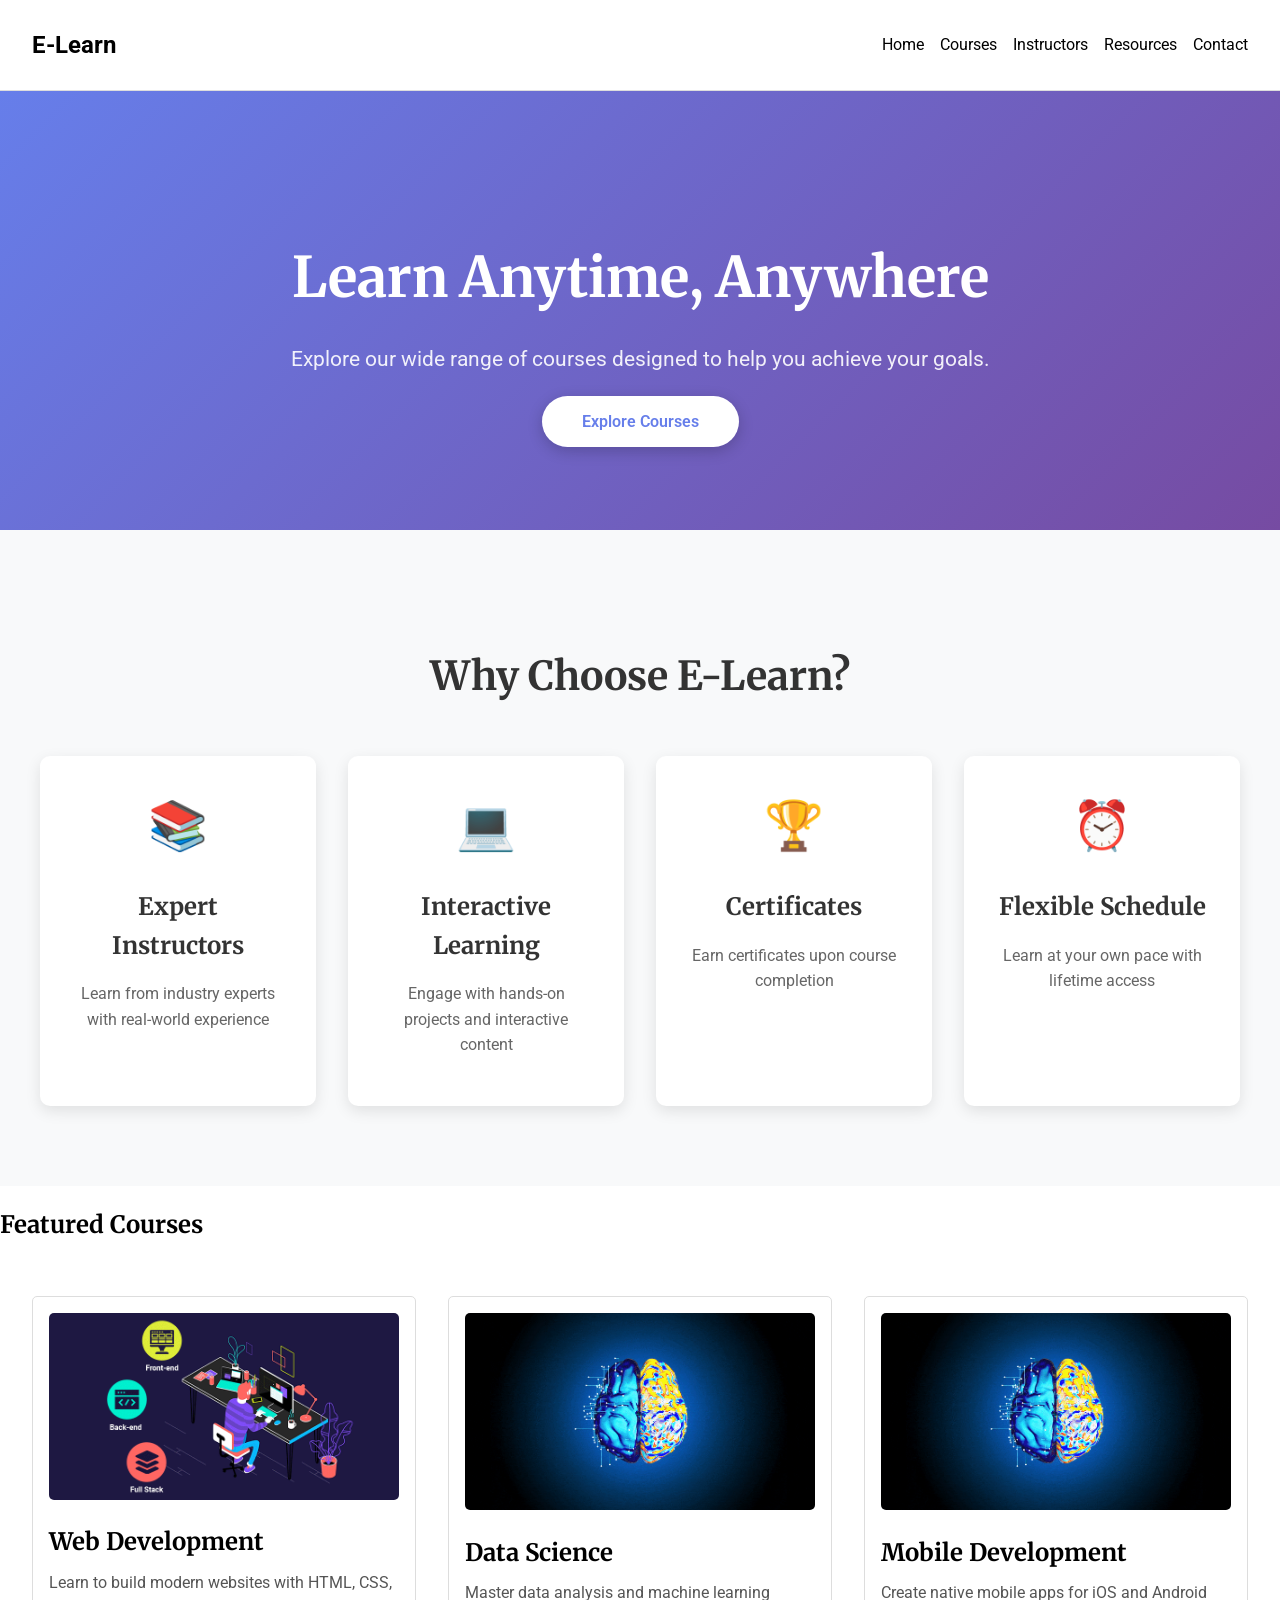
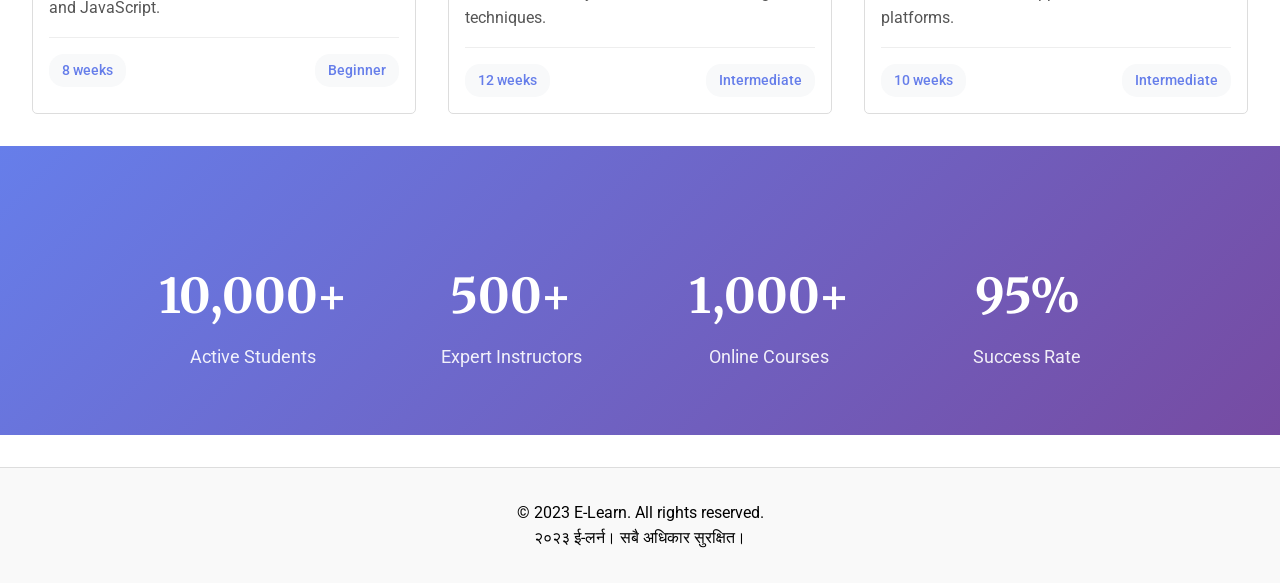
<file: index.html>
<!DOCTYPE html>
<html lang="en">
<head>
  <meta charset="UTF-8">
  <meta name="viewport" content="width=device-width, initial-scale=1.0">
  <title>E-Learning Platform - Home</title>
  <link rel="stylesheet" href="styles/style.css">
  <link rel="preconnect" href="https://fonts.googleapis.com">
  <link rel="preconnect" href="https://fonts.gstatic.com" crossorigin>
  <link href="https://fonts.googleapis.com/css2?family=Roboto:wght@300;400;700&family=Merriweather:wght@300;400;700&display=swap" rel="stylesheet">
</head>
<body>
  
  <nav>
    <div class="logo">E-Learn</div>
    <ul>
      <li><a href="index.html">Home</a></li>
      <li><a href="courses.html">Courses</a></li>
      <li><a href="instructors.html">Instructors</a></li>
      <li><a href="resources.html">Resources</a></li>
      <li><a href="contact.html">Contact</a></li>
    </ul>
  </nav>

  
  <section class="hero">
    <h1>Learn Anytime, Anywhere</h1>
    <p>Explore our wide range of courses designed to help you achieve your goals.</p>
    <a href="courses.html" class="btn">Explore Courses</a>
  </section>

  <section class="features">
    <h2>Why Choose E-Learn?</h2>
    <div class="features-grid">
      <div class="feature-card">
        <div class="feature-icon">📚</div>
        <h3>Expert Instructors</h3>
        <p>Learn from industry experts with real-world experience</p>
      </div>
      <div class="feature-card">
        <div class="feature-icon">💻</div>
        <h3>Interactive Learning</h3>
        <p>Engage with hands-on projects and interactive content</p>
      </div>
      <div class="feature-card">
        <div class="feature-icon">🏆</div>
        <h3>Certificates</h3>
        <p>Earn certificates upon course completion</p>
      </div>
      <div class="feature-card">
        <div class="feature-icon">⏰</div>
        <h3>Flexible Schedule</h3>
        <p>Learn at your own pace with lifetime access</p>
      </div>
    </div>
  </section>

  <section class="featured-courses">
    <h2>Featured Courses</h2>
    <div class="course-grid">
      <div class="course-card">
        <img src="images/course1.jpg" alt="Course 1">
        <h3>Web Development</h3>
        <p>Learn to build modern websites with HTML, CSS, and JavaScript.</p>
        <div class="course-meta">
          <span class="duration">8 weeks</span>
          <span class="level">Beginner</span>
        </div>
      </div>
      <div class="course-card">
        <img src="images/course2.jpg" alt="Course 2">
        <h3>Data Science</h3>
        <p>Master data analysis and machine learning techniques.</p>
        <div class="course-meta">
          <span class="duration">12 weeks</span>
          <span class="level">Intermediate</span>
        </div>
      </div>
      <div class="course-card">
        <img src="images/course2.jpg" alt="Course 3">
        <h3>Mobile Development</h3>
        <p>Create native mobile apps for iOS and Android platforms.</p>
        <div class="course-meta">
          <span class="duration">10 weeks</span>
          <span class="level">Intermediate</span>
        </div>
      </div>
    </div>
  </section>

  <section class="stats">
    <div class="stats-container">
      <div class="stat-item">
        <h3>10,000+</h3>
        <p>Active Students</p>
      </div>
      <div class="stat-item">
        <h3>500+</h3>
        <p>Expert Instructors</p>
      </div>
      <div class="stat-item">
        <h3>1,000+</h3>
        <p>Online Courses</p>
      </div>
      <div class="stat-item">
        <h3>95%</h3>
        <p>Success Rate</p>
      </div>
    </div>
  </section>

  
  <footer>
    <p>&copy; 2023 E-Learn. All rights reserved. <br> २०२३ ई-लर्न। सबै अधिकार सुरक्षित।</p>
  </footer>
</body>
</html>
</file>
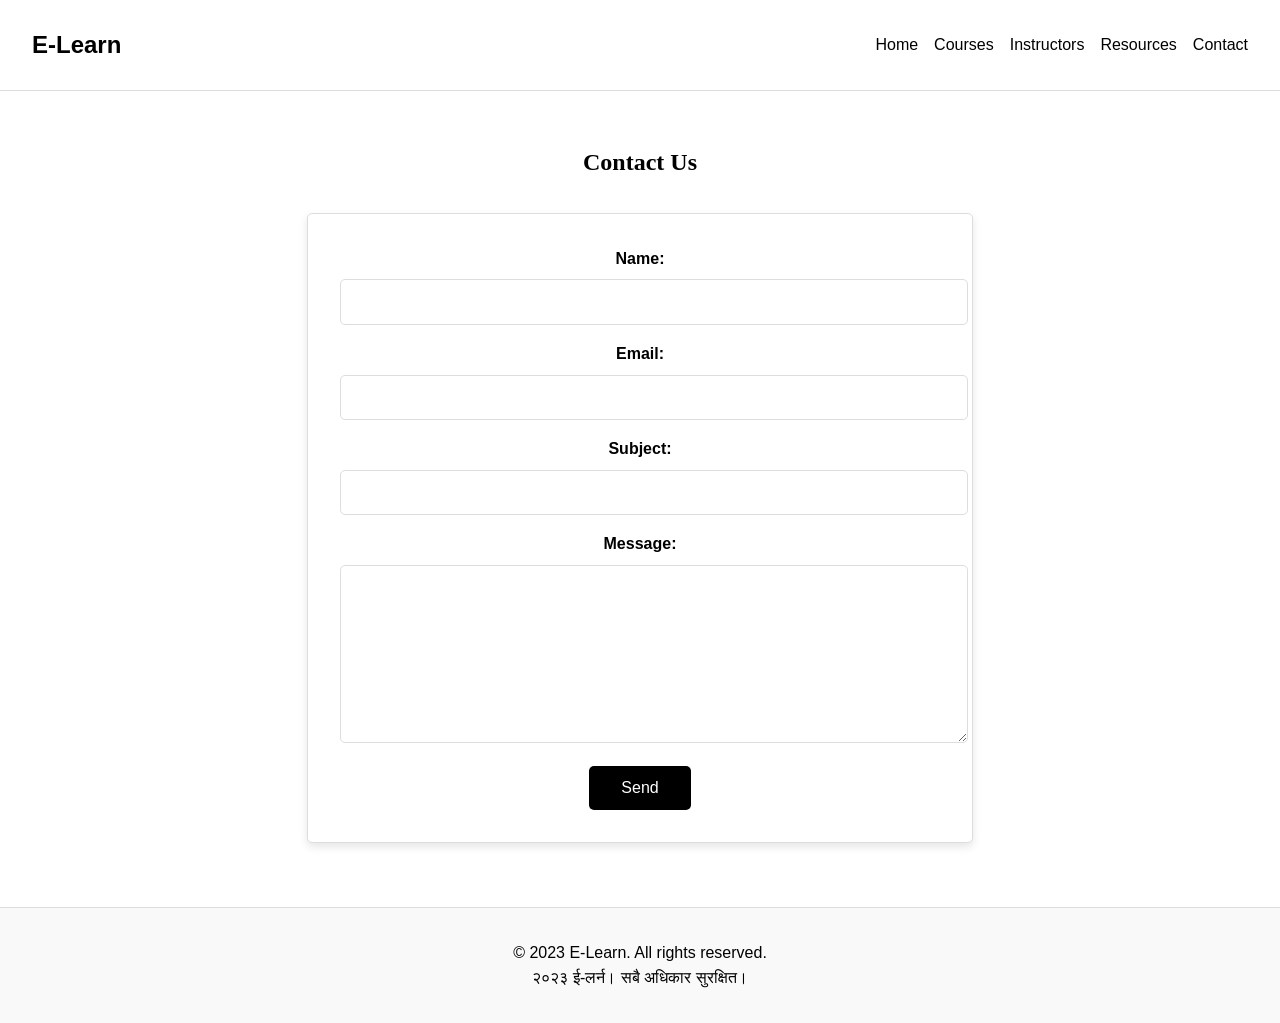
<file: contact.html>
<!DOCTYPE html>
<html lang="en">
<head>
  <meta charset="UTF-8">
  <meta name="viewport" content="width=device-width, initial-scale=1.0">
  <title>E-Learning Platform - Contact</title>
  <link rel="stylesheet" href="styles/style.css">
</head>
<body>
  
  <nav>
    <div class="logo">E-Learn</div>
    <ul>
      <li><a href="index.html">Home</a></li>
      <li><a href="courses.html">Courses</a></li>
      <li><a href="instructors.html">Instructors</a></li>
      <li><a href="resources.html">Resources</a></li>
      <li><a href="contact.html">Contact</a></li>
    </ul>
  </nav>

  
  <section class="contact">
    <h2>Contact Us</h2>
    <form class="contact-form" id="contact-form">
      <label for="name">Name:</label>
      <input type="text" id="name" name="name" required>

      <label for="email">Email:</label>
      <input type="email" id="email" name="email" required>

      <label for="subject">Subject:</label>
      <input type="text" id="subject" name="subject" required>

      <label for="message">Message:</label>
      <textarea id="message" name="message" required></textarea>

      <button type="submit">Send</button>
    </form>
  </section>

  
  <footer>
    <p>&copy; 2023 E-Learn. All rights reserved. <br> २०२३ ई-लर्न। सबै अधिकार सुरक्षित।</p>
  </footer>

  <script src="scripts/script.js"></script>
</body>
</html>
</file>
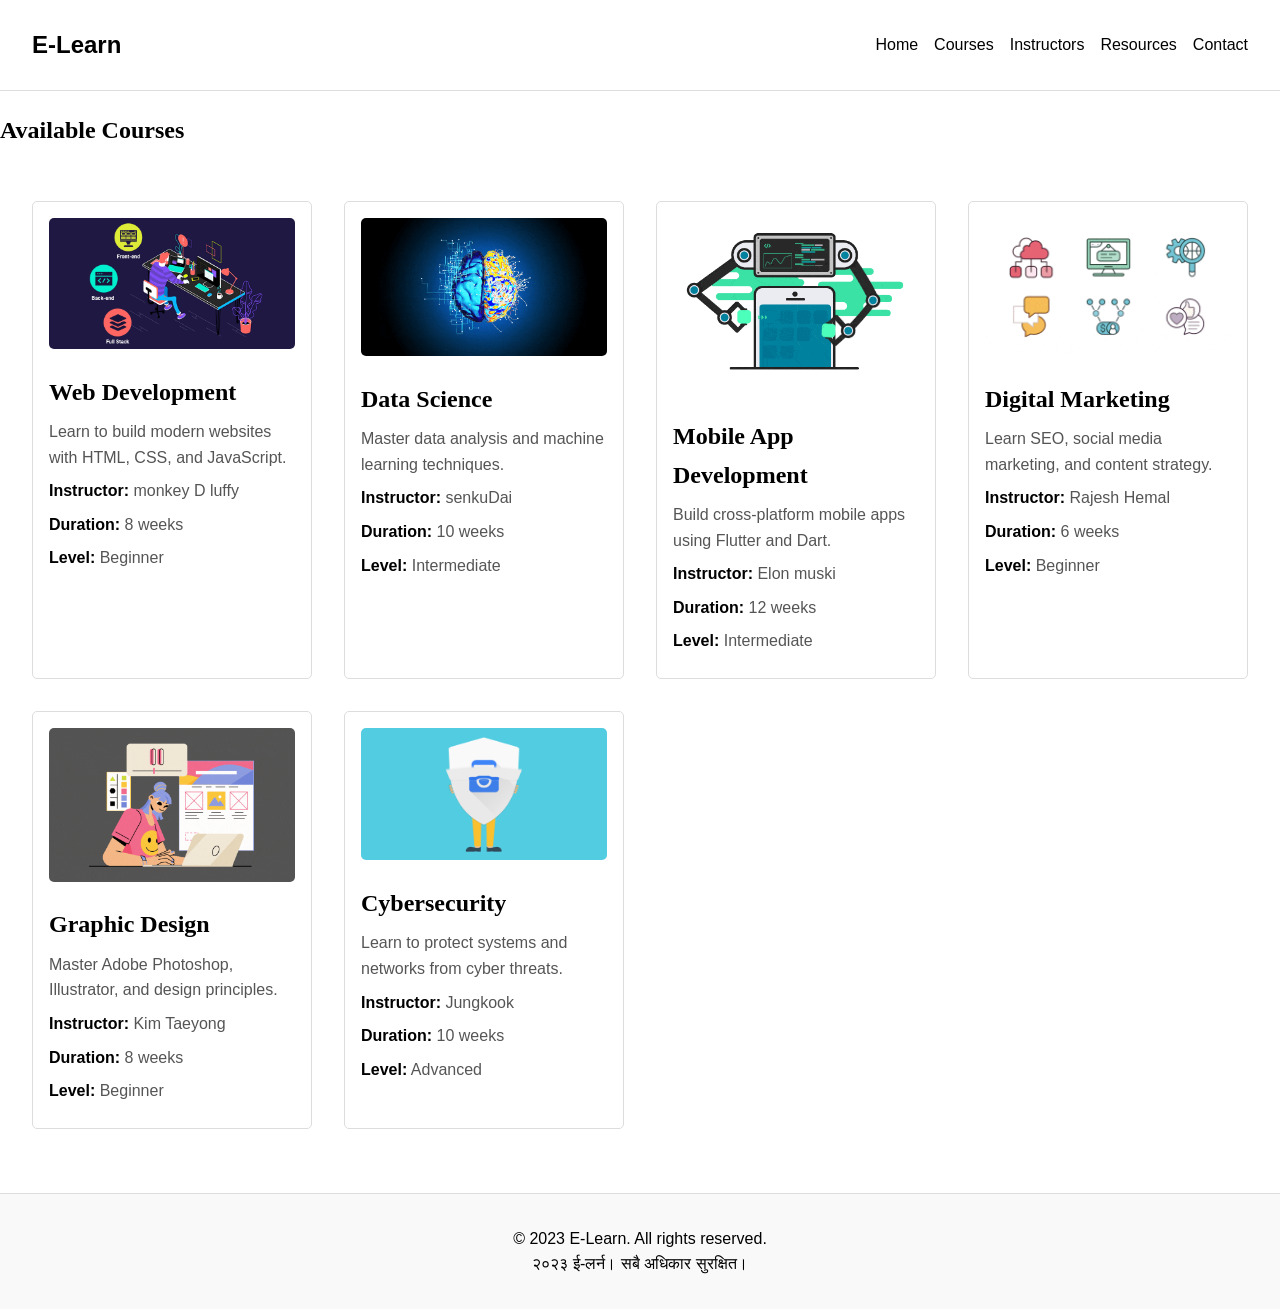
<file: courses.html>
<!DOCTYPE html>
<html lang="en">
<head>
  <meta charset="UTF-8">
  <meta name="viewport" content="width=device-width, initial-scale=1.0">
  <title>E-Learning Platform - Courses</title>
  <link rel="stylesheet" href="styles/style.css">
</head>
<body>
  
  <nav>
    <div class="logo">E-Learn</div>
    <ul>
      <li><a href="index.html">Home</a></li>
      <li><a href="courses.html">Courses</a></li>
      <li><a href="instructors.html">Instructors</a></li>
      <li><a href="resources.html">Resources</a></li>
      <li><a href="contact.html">Contact</a></li>
    </ul>
  </nav>

  
  <section class="courses">
    <h2>Available Courses</h2>
    <div class="course-grid">
      
      <div class="course-card">
        <img src="images/course1.jpg" alt="Web Development">
        <h3>Web Development</h3>
        <p>Learn to build modern websites with HTML, CSS, and JavaScript.</p>
        <p><strong>Instructor:</strong> monkey D luffy</p>
        <p><strong>Duration:</strong> 8 weeks</p>
        <p><strong>Level:</strong> Beginner</p>
      </div>

      
      <div class="course-card">
        <img src="images/course2.jpg" alt="Data Science">
        <h3>Data Science</h3>
        <p>Master data analysis and machine learning techniques.</p>
        <p><strong>Instructor:</strong> senkuDai</p>
        <p><strong>Duration:</strong> 10 weeks</p>
        <p><strong>Level:</strong> Intermediate</p>
      </div>

      
      <div class="course-card">
        <img src="images\1643909210975.gif" alt="Mobile App Development">
        <h3>Mobile App Development</h3>
        <p>Build cross-platform mobile apps using Flutter and Dart.</p>
        <p><strong>Instructor:</strong> Elon muski</p>
        <p><strong>Duration:</strong> 12 weeks</p>
        <p><strong>Level:</strong> Intermediate</p>
      </div>

      
      <div class="course-card">
        <img src="images\DT_G70_Digital-marketing-Animated-GIF-Icon-pack-1.gif" alt="Digital Marketing">
        <h3>Digital Marketing</h3>
        <p>Learn SEO, social media marketing, and content strategy.</p>
        <p><strong>Instructor:</strong> Rajesh Hemal</p>
        <p><strong>Duration:</strong> 6 weeks</p>
        <p><strong>Level:</strong> Beginner</p>
      </div>

      
      <div class="course-card">
        <img src="images\graphic-design-gifs-2-1.gif" alt="Graphic Design">
        <h3>Graphic Design</h3>
        <p>Master Adobe Photoshop, Illustrator, and design principles.</p>
        <p><strong>Instructor:</strong> Kim Taeyong</p>
        <p><strong>Duration:</strong> 8 weeks</p>
        <p><strong>Level:</strong> Beginner</p>
      </div>

      
      <div class="course-card">
        <img src="images\X0XF.gif" alt="Cybersecurity">
        <h3>Cybersecurity</h3>
        <p>Learn to protect systems and networks from cyber threats.</p>
        <p><strong>Instructor:</strong> Jungkook</p>
        <p><strong>Duration:</strong> 10 weeks</p>
        <p><strong>Level:</strong> Advanced</p>
      </div>
    </div>
  </section>

  
  <footer>
    <p>&copy; 2023 E-Learn. All rights reserved. <br> २०२३ ई-लर्न। सबै अधिकार सुरक्षित।</p>
  </footer>
</body>
</html>
</file>
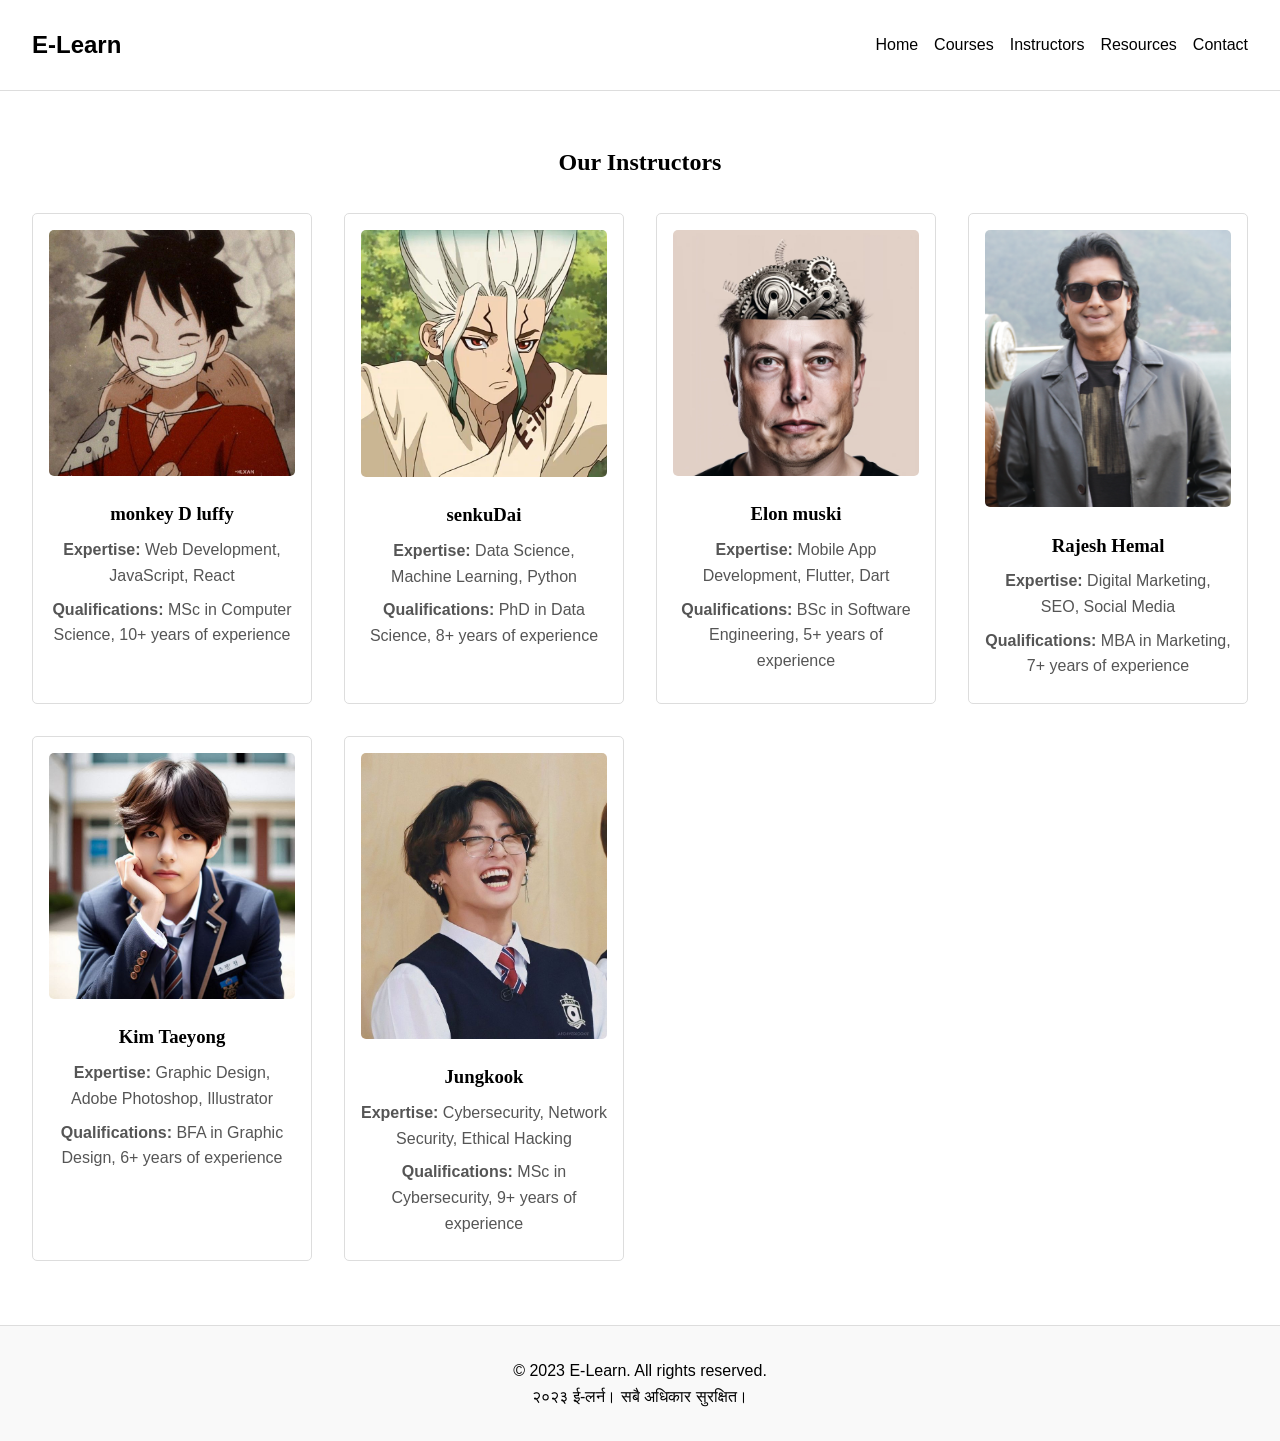
<file: instructors.html>
<!DOCTYPE html>
<html lang="en">
<head>
  <meta charset="UTF-8">
  <meta name="viewport" content="width=device-width, initial-scale=1.0">
  <title>E-Learning Platform - Instructors</title>
  <link rel="stylesheet" href="styles/style.css">
</head>
<body>
  
  <nav>
    <div class="logo">E-Learn</div>
    <ul>
      <li><a href="index.html">Home</a></li>
      <li><a href="courses.html">Courses</a></li>
      <li><a href="instructors.html">Instructors</a></li>
      <li><a href="resources.html">Resources</a></li>
      <li><a href="contact.html">Contact</a></li>
    </ul>
  </nav>

  
  <section class="instructors">
    <h2>Our Instructors</h2>
    <div class="instructor-grid">
      
      <div class="instructor-card">
        <img src="images\9226d738bb7e00aa1bff0b73b786ae00.jpg" alt="monkey D luffy">
        <h3>monkey D luffy</h3>
        <p><strong>Expertise:</strong> Web Development, JavaScript, React</p>
        <p><strong>Qualifications:</strong> MSc in Computer Science, 10+ years of experience</p>
      </div>

      
      <div class="instructor-card">
        <img src="images\55d1f66d7f4b5757ff2cf87beab05854.jpg" alt="senkuDai">
        <h3>senkuDai</h3>
        <p><strong>Expertise:</strong> Data Science, Machine Learning, Python</p>
        <p><strong>Qualifications:</strong> PhD in Data Science, 8+ years of experience</p>
      </div>

      
      <div class="instructor-card">
        <img src="images/4571.webp" alt="Elon muski">
        <h3>Elon muski</h3>
        <p><strong>Expertise:</strong> Mobile App Development, Flutter, Dart</p>
        <p><strong>Qualifications:</strong> BSc in Software Engineering, 5+ years of experience</p>
      </div>

      
      <div class="instructor-card">
        <img src="images\Rajesh_Hamal_at_the_set_of_movie_Saurya.jpg" alt="Rajesh Hemal">
        <h3>Rajesh Hemal</h3>
        <p><strong>Expertise:</strong> Digital Marketing, SEO, Social Media</p>
        <p><strong>Qualifications:</strong> MBA in Marketing, 7+ years of experience</p>
      </div>

      
      <div class="instructor-card">
        <img src="images\33468c4333d83e45aac1b3e8f412017c.jpg" alt="Kim Taeyong">
        <h3>Kim Taeyong</h3>
        <p><strong>Expertise:</strong> Graphic Design, Adobe Photoshop, Illustrator</p>
        <p><strong>Qualifications:</strong> BFA in Graphic Design, 6+ years of experience</p>
      </div>

      
      <div class="instructor-card">
        <img src="images\c188d388c360ed99a8bf14f3905548e9.jpg" alt="Jungkook">
        <h3>Jungkook</h3>
        <p><strong>Expertise:</strong> Cybersecurity, Network Security, Ethical Hacking</p>
        <p><strong>Qualifications:</strong> MSc in Cybersecurity, 9+ years of experience</p>
      </div>
    </div>
  </section>

  
  <footer>
    <p>&copy; 2023 E-Learn. All rights reserved. <br> २०२३ ई-लर्न। सबै अधिकार सुरक्षित।</p>
  </footer>
</body>
</html>
</file>
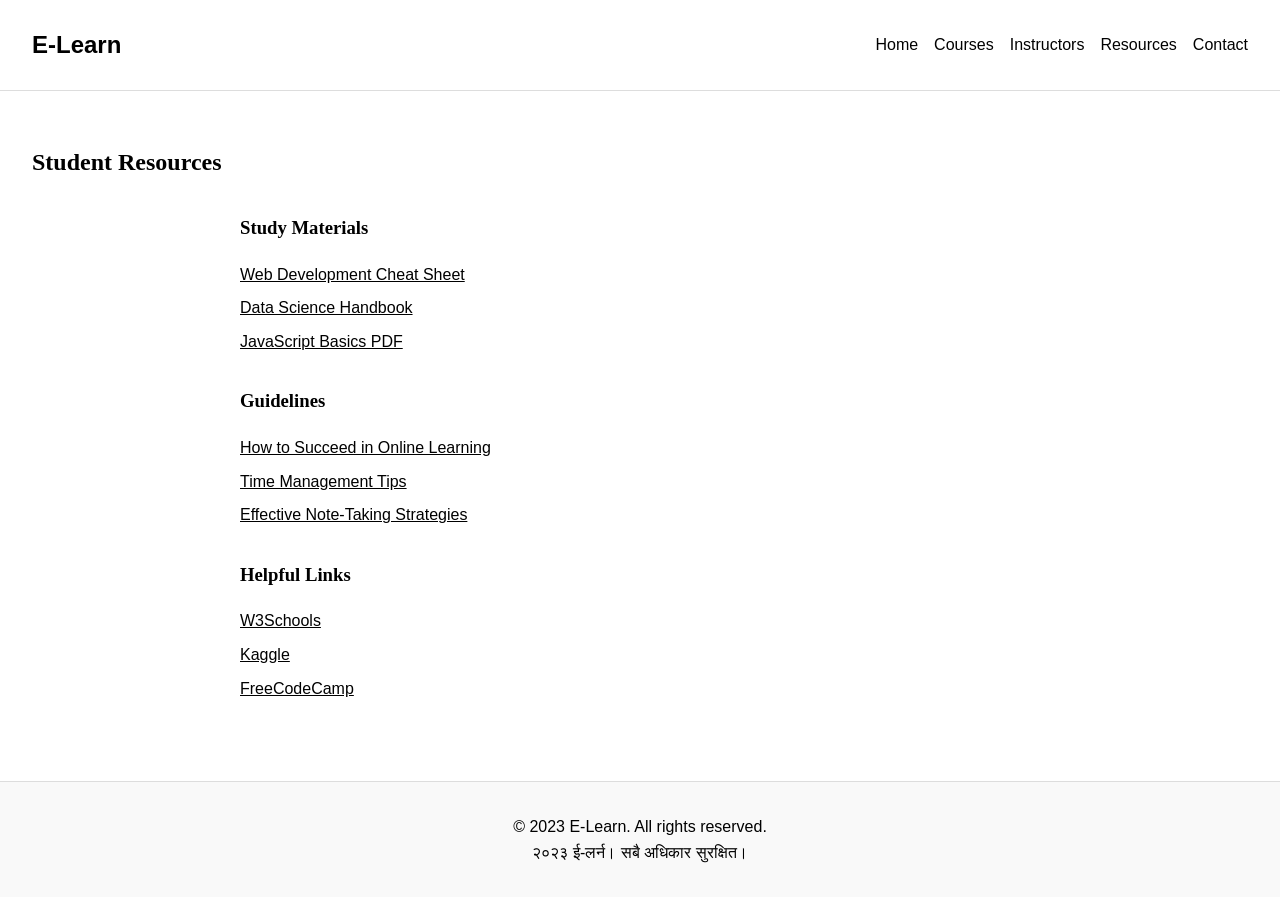
<file: resources.html>
<!DOCTYPE html>
<html lang="en">
<head>
  <meta charset="UTF-8">
  <meta name="viewport" content="width=device-width, initial-scale=1.0">
  <title>E-Learning Platform - Resources</title>
  <link rel="stylesheet" href="styles/style.css">
</head>
<body>
  
  <nav>
    <div class="logo">E-Learn</div>
    <ul>
      <li><a href="index.html">Home</a></li>
      <li><a href="courses.html">Courses</a></li>
      <li><a href="instructors.html">Instructors</a></li>
      <li><a href="resources.html">Resources</a></li>
      <li><a href="contact.html">Contact</a></li>
    </ul>
  </nav>

  
  <section class="resources">
    <h2>Student Resources</h2>
    <div class="resource-list">
      <h3>Study Materials</h3>
      <ul>
        <li><a href="#">Web Development Cheat Sheet</a></li>
        <li><a href="#">Data Science Handbook</a></li>
        <li><a href="#">JavaScript Basics PDF</a></li>
      </ul>

      <h3>Guidelines</h3>
      <ul>
        <li><a href="#">How to Succeed in Online Learning</a></li>
        <li><a href="#">Time Management Tips</a></li>
        <li><a href="#">Effective Note-Taking Strategies</a></li>
      </ul>

      <h3>Helpful Links</h3>
      <ul>
        <li><a href="https://www.w3schools.com" target="_blank">W3Schools</a></li>
        <li><a href="https://www.kaggle.com" target="_blank">Kaggle</a></li>
        <li><a href="https://www.freecodecamp.org" target="_blank">FreeCodeCamp</a></li>
      </ul>
    </div>
  </section>

  
  <footer>
    <p>&copy; 2023 E-Learn. All rights reserved. <br> २०२३ ई-लर्न। सबै अधिकार सुरक्षित।</p>
  </footer>
</body>
</html>
</file>
<file: styles/style.css>
/* General Styles */
body {
  font-family: 'Roboto', sans-serif;
  color: #000;
  background-color: #fff;
  margin: 0;
  padding: 0;
  line-height: 1.6;
}

h1, h2, h3 {
  font-family: 'Merriweather', serif;
  color: #000;
}

a {
  text-decoration: none;
  color: #000;
}

/* Navigation Bar */
nav {
  display: flex;
  justify-content: space-between;
  align-items: center;
  background-color: #fff;
  padding: 1rem 2rem;
  border-bottom: 1px solid #ddd;
}

nav .logo {
  font-size: 1.5rem;
  font-weight: bold;
}

nav ul {
  list-style: none;
  display: flex;
  gap: 1rem;
}

nav ul li a:hover {
  color: #555;
}

/* Hero Section */
.hero {
  text-align: center;
  padding: 6rem 2rem;
  background: linear-gradient(135deg, #667eea 0%, #764ba2 100%);
  color: #fff;
  border-bottom: none;
}

.hero h1 {
  font-size: 3.5rem;
  margin-bottom: 1rem;
  color: #fff;
}

.hero p {
  font-size: 1.3rem;
  margin-bottom: 2rem;
  color: rgba(255, 255, 255, 0.9);
}

.hero .btn {
  background-color: #fff;
  color: #667eea;
  padding: 1rem 2.5rem;
  border-radius: 50px;
  font-weight: 600;
  transition: all 0.3s ease;
  box-shadow: 0 4px 15px rgba(0, 0, 0, 0.2);
}

.hero .btn:hover {
  background-color: #f8f9fa;
  transform: translateY(-2px);
  box-shadow: 0 6px 20px rgba(0, 0, 0, 0.3);
}

/* Course Grid */
.course-grid {
  display: grid;
  grid-template-columns: repeat(auto-fit, minmax(250px, 1fr));
  gap: 2rem;
  padding: 2rem;
}

.course-card {
  background-color: #fff;
  padding: 1rem;
  border: 1px solid #ddd;
  border-radius: 5px;
  transition: transform 0.3s;
}

.course-card:hover {
  transform: translateY(-10px);
}

.course-card img {
  width: 100%;
  border-radius: 5px;
}

.course-card h3 {
  margin: 1rem 0 0.5rem;
  font-size: 1.5rem;
}

.course-card p {
  color: #555;
  margin: 0.5rem 0;
}

.course-card strong {
  color: #000;
}

.course-meta {
  display: flex;
  justify-content: space-between;
  align-items: center;
  margin-top: 1rem;
  padding-top: 1rem;
  border-top: 1px solid #eee;
}

.course-meta .duration,
.course-meta .level {
  font-size: 0.9rem;
  padding: 0.3rem 0.8rem;
  border-radius: 15px;
  background-color: #f8f9fa;
  color: #667eea;
  font-weight: 500;
}

/* Features Section */
.features {
  padding: 5rem 2rem;
  background-color: #f8f9fa;
  text-align: center;
}

.features h2 {
  font-size: 2.5rem;
  margin-bottom: 3rem;
  color: #333;
}

.features-grid {
  display: grid;
  grid-template-columns: repeat(auto-fit, minmax(250px, 1fr));
  gap: 2rem;
  max-width: 1200px;
  margin: 0 auto;
}

.feature-card {
  background-color: #fff;
  padding: 2rem;
  border-radius: 10px;
  box-shadow: 0 5px 15px rgba(0, 0, 0, 0.1);
  transition: transform 0.3s ease, box-shadow 0.3s ease;
}

.feature-card:hover {
  transform: translateY(-5px);
  box-shadow: 0 10px 25px rgba(0, 0, 0, 0.15);
}

.feature-icon {
  font-size: 3rem;
  margin-bottom: 1rem;
  display: block;
}

.feature-card h3 {
  font-size: 1.5rem;
  margin-bottom: 1rem;
  color: #333;
}

.feature-card p {
  color: #666;
  line-height: 1.6;
}

/* Stats Section */
.stats {
  padding: 4rem 2rem;
  background: linear-gradient(135deg, #667eea 0%, #764ba2 100%);
  color: #fff;
  text-align: center;
}

.stats-container {
  display: grid;
  grid-template-columns: repeat(auto-fit, minmax(200px, 1fr));
  gap: 2rem;
  max-width: 1000px;
  margin: 0 auto;
}

.stat-item h3 {
  font-size: 3rem;
  margin-bottom: 0.5rem;
  color: #fff;
  font-weight: 700;
}

.stat-item p {
  font-size: 1.1rem;
  color: rgba(255, 255, 255, 0.9);
  margin: 0;
}

/* Instructors Section */
.instructors {
  padding: 2rem;
  text-align: center;
}

.instructor-grid {
  display: grid;
  grid-template-columns: repeat(auto-fit, minmax(250px, 1fr));
  gap: 2rem;
  margin-top: 2rem;
}

.instructor-card {
  background-color: #fff;
  padding: 1rem;
  border: 1px solid #ddd;
  border-radius: 5px;
  transition: transform 0.3s;
}

.instructor-card:hover {
  transform: translateY(-10px);
}

.instructor-card img {
  width: 100%;
  border-radius: 5px;
}

.instructor-card h3 {
  margin: 1rem 0 0.5rem;
}

.instructor-card p {
  color: #555;
  margin: 0.5rem 0;
}

/* Resources Section */
.resources {
  padding: 2rem;
}

.resource-list {
  max-width: 800px;
  margin: 0 auto;
}

.resource-list h3 {
  margin-top: 2rem;
  color: #000;
}

.resource-list ul {
  list-style: none;
  padding: 0;
}

.resource-list ul li {
  margin: 0.5rem 0;
}

.resource-list ul li a {
  color: #000;
  text-decoration: underline;
}

.resource-list ul li a:hover {
  color: #555;
}

/* Contact Section */
.contact {
  padding: 2rem;
  text-align: center;
}

.contact h2 {
  margin-bottom: 2rem;
}

.contact-form {
  max-width: 600px;
  margin: 0 auto;
  background-color: #fff;
  padding: 2rem;
  border: 1px solid #ddd;
  border-radius: 5px;
  box-shadow: 0 4px 8px rgba(0, 0, 0, 0.1);
}

.contact-form label {
  display: block;
  margin-bottom: 0.5rem;
  font-weight: bold;
  color: #000;
}

.contact-form input,
.contact-form textarea {
  width: 100%;
  padding: 0.8rem;
  margin-bottom: 1rem;
  border: 1px solid #ddd;
  border-radius: 5px;
  font-size: 1rem;
}

.contact-form textarea {
  resize: vertical;
  min-height: 150px;
}

.contact-form button {
  background-color: #000;
  color: #fff;
  padding: 0.8rem 2rem;
  border: none;
  border-radius: 5px;
  font-size: 1rem;
  cursor: pointer;
  transition: background-color 0.3s;
}

.contact-form button:hover {
  background-color: #333;
}

/* Footer */
footer {
  text-align: center;
  padding: 1rem;
  background-color: #f9f9f9;
  border-top: 1px solid #ddd;
  margin-top: 2rem;
}
</file>
